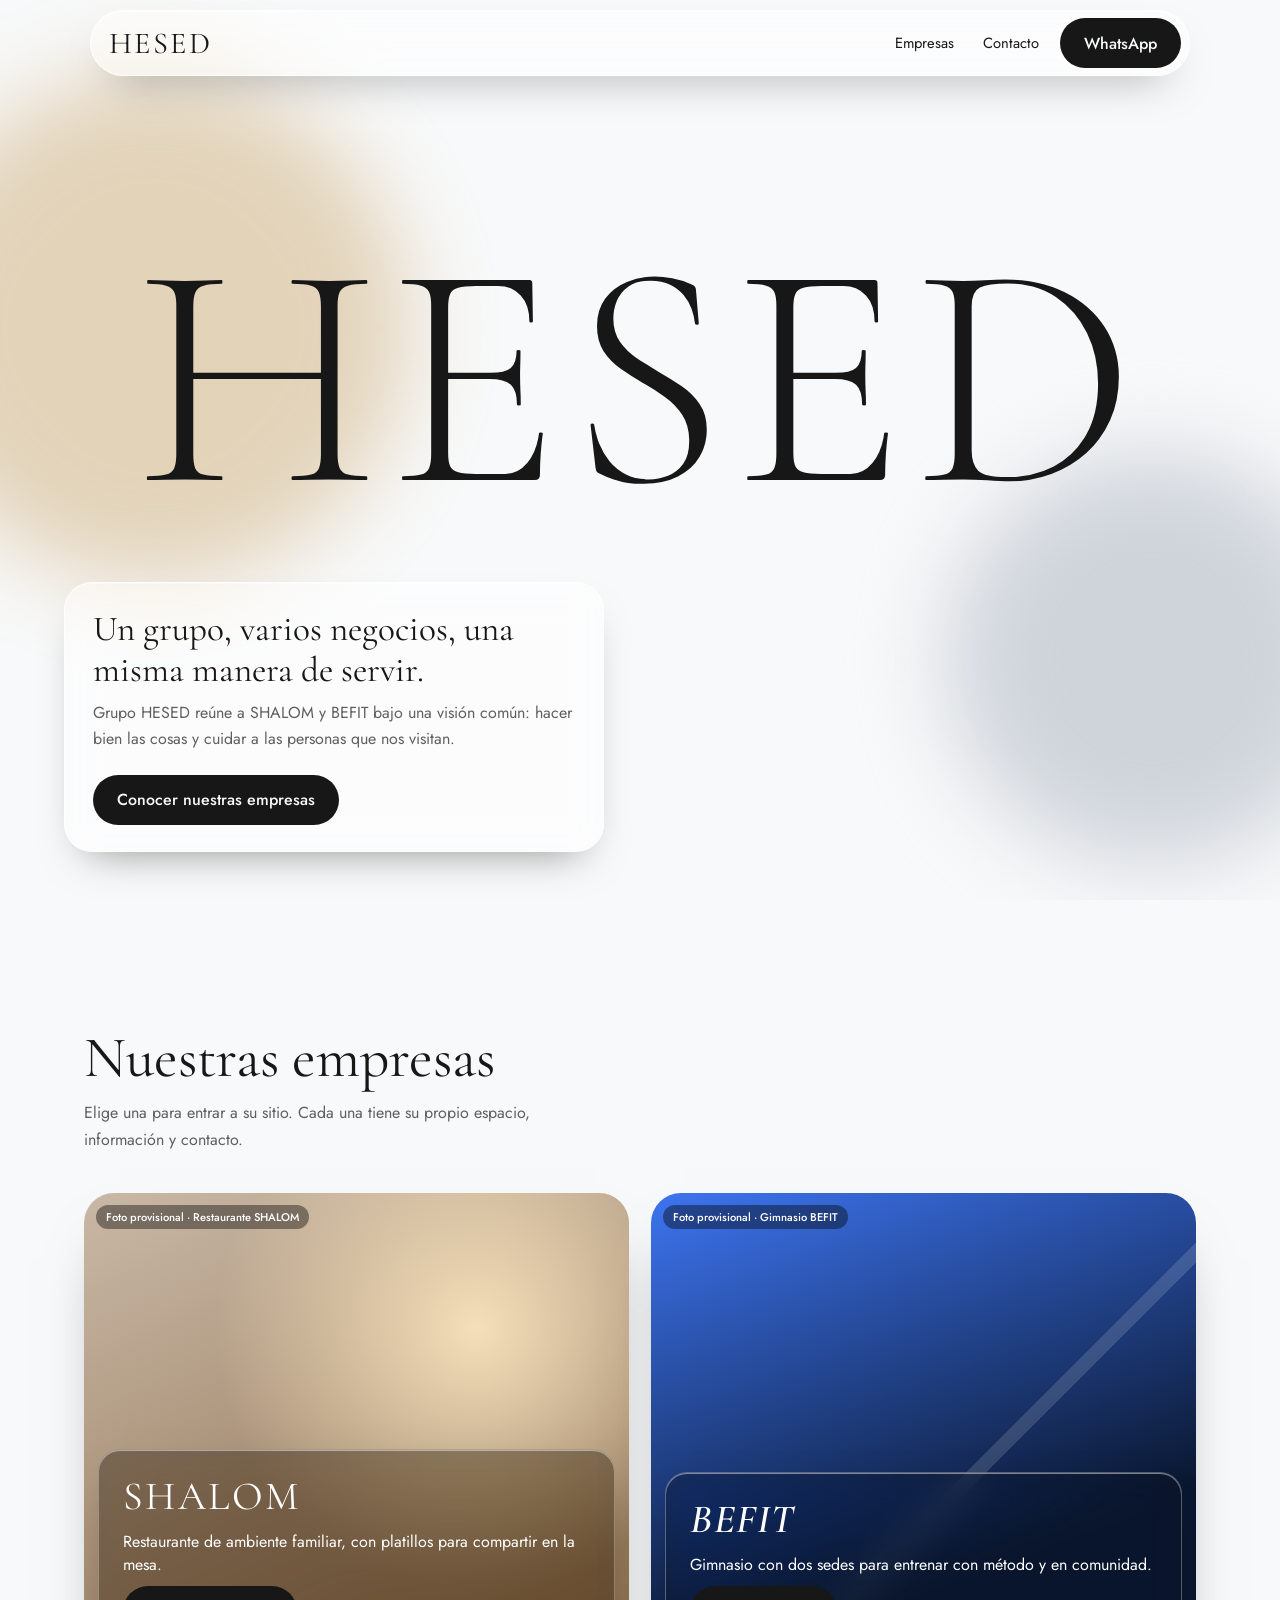
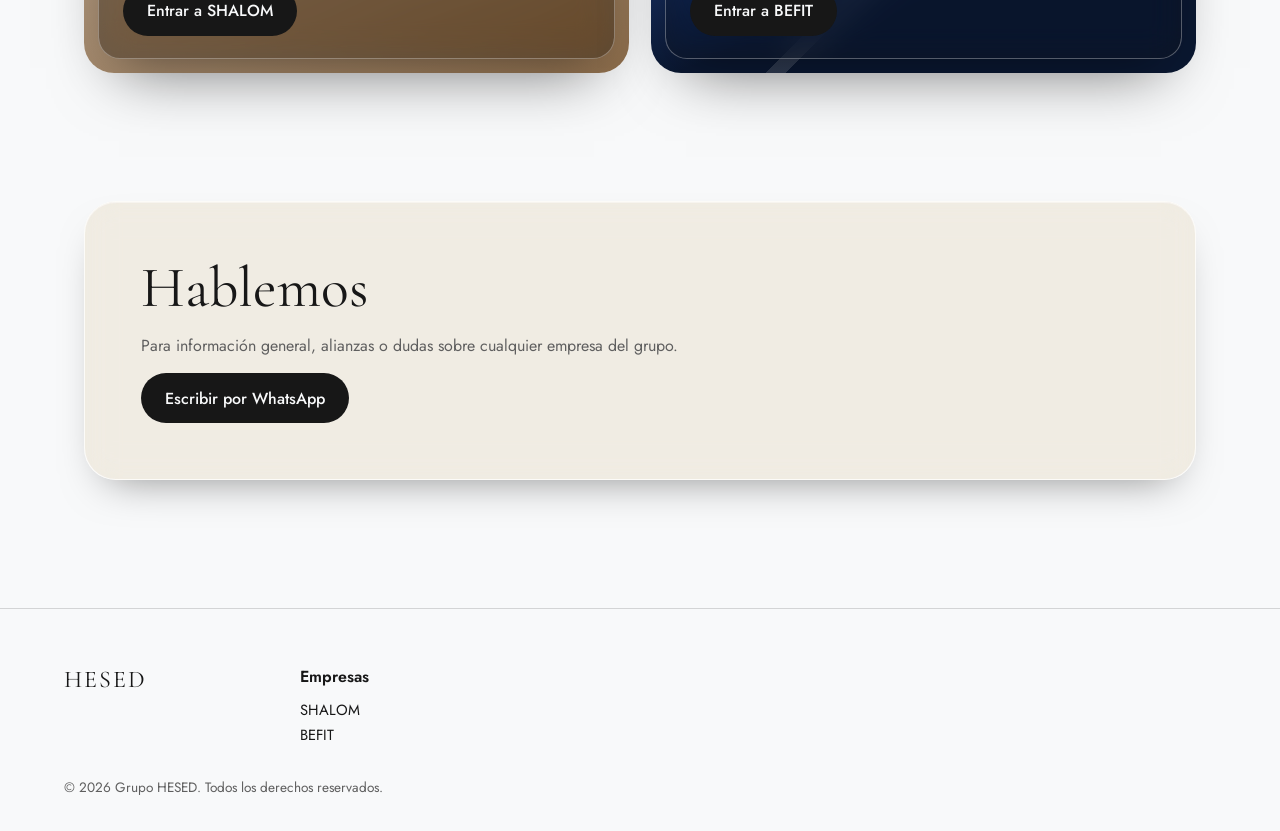
<file: Grupo HESED (1)(1).html>
<!doctype html>
<html lang="es"><head><meta charset="utf-8">
<meta name="viewport" content="width=device-width, initial-scale=1, viewport-fit=cover">
<title>Grupo HESED</title>
<meta name="description" content="Portal de Grupo HESED: conoce SHALOM y BEFIT.">
<link rel="preconnect" href="https://fonts.googleapis.com"><link rel="preconnect" href="https://fonts.gstatic.com" crossorigin>
<link href="https://fonts.googleapis.com/css2?family=Barlow+Condensed:ital,wght@0,600;1,800&family=Barlow:wght@400;500;600&family=Cormorant+Garamond:wght@300;400;500&family=Jost:wght@400;500&family=Montserrat:wght@400;500;600&family=Playfair+Display:ital,wght@0,500;1,500&display=swap" rel="stylesheet">
<style>
*{box-sizing:border-box;margin:0}
html{scroll-behavior:smooth}
body{background:#F8F9FA;-webkit-font-smoothing:antialiased}
[hidden]{display:none!important}
:focus-visible{outline:2px solid var(--ac,#C9A66C);outline-offset:3px}
a,button{font:inherit;color:inherit;cursor:pointer;text-decoration:none}
button{background:none;border:0}
ul{padding:0;list-style:none}
/* ===== Tokens por marca ===== */
.v{min-height:100vh;background:var(--bg);color:var(--ink);font-family:var(--fb);overflow-x:clip}
#v-hesed{--bg:#F8F9FA;--ink:#171717;--ac:#C9A66C;--mu:#5f5f5f;--fd:'Cormorant Garamond',Georgia,serif;--fb:'Jost',system-ui,sans-serif;--gl:rgba(255,255,255,.5);--gb:rgba(255,255,255,.75);--b1:#171717;--b1f:#F8F9FA}
#v-shalom{--bg:#F7F5EF;--ink:#111;--ac:#2E3A33;--sd:#C9B8A6;--mu:#5d584f;--fd:'Playfair Display',Georgia,serif;--fb:'Montserrat',system-ui,sans-serif;--gl:rgba(247,245,239,.62);--gb:rgba(255,255,255,.8);--b1:#2E3A33;--b1f:#F7F5EF}
#v-befit{--bg:#0A1730;--ink:#F2F6FB;--ac:#3D74F0;--ic:#DCEBFF;--mu:#9FB0C6;--fd:'Barlow Condensed',Impact,sans-serif;--fb:'Barlow',system-ui,sans-serif;--gl:rgba(110,155,235,.16);--gb:rgba(190,215,255,.32);--b1:#3D74F0;--b1f:#fff}
/* ===== Vidrio líquido ===== */
.gl{position:relative;background:var(--gl);-webkit-backdrop-filter:blur(16px) saturate(1.5);backdrop-filter:blur(16px) saturate(1.5);border:1px solid var(--gb);box-shadow:inset 0 1px 0 rgba(255,255,255,.45),0 20px 44px -24px rgba(0,0,0,.5);overflow:hidden}
.gl::before{content:"";position:absolute;inset:0;background:linear-gradient(115deg,transparent 30%,rgba(255,255,255,.32) 48%,transparent 66%);transform:translateX(-120%);transition:transform .9s;pointer-events:none}
.gl:hover::before{transform:translateX(120%)}
@supports not ((backdrop-filter:blur(1px)) or (-webkit-backdrop-filter:blur(1px))){.gl{background:var(--bg)}}
/* ===== Botones y enlaces ===== */
.bt{display:inline-flex;align-items:center;justify-content:center;gap:.5em;padding:.85em 1.5em;border-radius:999px;font-weight:500;transition:transform .25s,box-shadow .25s;-webkit-tap-highlight-color:transparent}
.bt:hover{transform:translateY(-2px);box-shadow:0 12px 24px -12px rgba(0,0,0,.5)}
.bt:active{transform:scale(.96)}
.b1{background:var(--b1);color:var(--b1f)}
.b2{color:var(--ink)}
.btns{display:flex;flex-wrap:wrap;gap:12px;margin-top:22px}
.lk{padding:.55em .9em;border-radius:999px;white-space:nowrap;font-size:.92rem;transition:background .2s}
.lk:hover{background:rgba(127,127,127,.2)}
.logo{font-family:var(--fd);font-size:1.5rem;letter-spacing:.08em;white-space:nowrap;display:flex;align-items:center}
.logo img{height:36px;display:block}
.hd{position:fixed;top:0;left:0;right:0;z-index:30;padding:calc(env(safe-area-inset-top,0px) + 10px) 10px 0;display:flex;justify-content:center;pointer-events:none}
.hd>div{pointer-events:auto;width:100%;max-width:1100px;border-radius:999px;display:flex;align-items:center;gap:8px;padding:7px 8px 7px 18px}
.hd nav{flex:1;display:flex;gap:2px;overflow-x:auto;scrollbar-width:none;justify-content:flex-end}
.hd nav::-webkit-scrollbar{display:none}
#v-hesed .hd .logo{font-size:1.9rem}
/* ===== Estructura ===== */
.sc{padding:clamp(72px,10vw,130px) clamp(18px,5vw,64px);max-width:1240px;margin:auto;scroll-margin-top:60px}
h2{font-family:var(--fd);font-weight:400;font-size:clamp(2rem,5vw,3.6rem);line-height:1.05}
h3{font-family:var(--fd);font-weight:400}
.mu{color:var(--mu);line-height:1.65}
.sub{max-width:52ch;margin-top:12px}
.ph{position:relative;background-size:cover;background-position:center;background-image:var(--img,linear-gradient(transparent,transparent)),var(--bgp)}
.ph>i{position:absolute;left:12px;top:12px;font:500 .7rem var(--fb);font-style:normal;padding:4px 10px;border-radius:99px;background:rgba(0,0,0,.4);color:#fff;max-width:calc(100% - 24px)}
.p1{--bgp:radial-gradient(circle at 72% 28%,#f4dfb9,transparent 50%),linear-gradient(155deg,#C9B8A6,#8a6b4a)}
.p2{--bgp:radial-gradient(circle at 30% 70%,#e9a98f,transparent 52%),linear-gradient(155deg,#C9B8A6,#7a4a3a)}
.p3{--bgp:radial-gradient(circle at 70% 30%,#efe6d4,transparent 50%),linear-gradient(155deg,#2E3A33,#111)}
.p4{--bgp:linear-gradient(155deg,#2E3A33,#C9B8A6)}
.q1{--bgp:linear-gradient(135deg,transparent 58%,rgba(255,255,255,.14) 58% 60%,transparent 60%),linear-gradient(160deg,#3D74F0,#0A1730 72%)}
.q2{--bgp:linear-gradient(135deg,transparent 58%,rgba(255,255,255,.14) 58% 60%,transparent 60%),linear-gradient(160deg,#8A98AB,#0f2347 75%)}
.rv{opacity:0;transform:translateY(26px);transition:opacity .8s,transform .8s cubic-bezier(.2,.7,.2,1);transition-delay:calc(var(--d,0)*90ms)}
.rv.in{opacity:1;transform:none}
.hr{opacity:0}
.go .hr{animation:up 1s cubic-bezier(.2,.7,.2,1) both;animation-delay:calc(var(--d,0)*130ms + 250ms)}
@keyframes up{from{opacity:0;transform:translateY(40px);filter:blur(8px)}to{opacity:1;transform:none;filter:none}}
.ft{padding:56px clamp(18px,5vw,64px) calc(32px + env(safe-area-inset-bottom,0px));display:grid;grid-template-columns:repeat(auto-fit,minmax(200px,1fr));gap:28px;border-top:1px solid rgba(127,127,127,.3);font-size:.92rem}
.ft h4{font:600 1rem var(--fb);margin-bottom:10px}
.ft p,.ft li{line-height:1.7}
.ft .cp{grid-column:1/-1;display:flex;justify-content:space-between;gap:12px;flex-wrap:wrap;font-size:.85rem}
.ft a.lk{padding-left:0}
/* ===== HESED ===== */
.hh{position:relative;min-height:100svh;display:flex;flex-direction:column;justify-content:flex-end;padding:120px clamp(18px,5vw,64px) 48px;overflow:hidden;isolation:isolate}
.wmw{position:absolute;left:50%;top:42%;transform:translate(-50%,-50%);z-index:-1}
.wm{font-family:var(--fd);font-weight:300;font-size:clamp(4.4rem,25vw,23rem);line-height:.8;letter-spacing:.03em;white-space:nowrap}
.orb{position:absolute;border-radius:50%;filter:blur(44px);z-index:-2;animation:fl 14s ease-in-out infinite alternate}
.o1{width:40vw;height:40vw;left:-8vw;top:8%;background:#C9A66C;opacity:.45}
.o2{width:32vw;height:32vw;right:-6vw;bottom:4%;background:#cfd4db;animation-delay:-6s}
@keyframes fl{to{transform:translate(4vw,-3vh) scale(1.12)}}

.hc{max-width:540px;padding:26px 28px;border-radius:28px;position:relative}
.ti{font-family:var(--fd);font-size:clamp(1.6rem,3.4vw,2.2rem);line-height:1.15;margin-bottom:10px}
.cards{display:grid;grid-template-columns:repeat(auto-fit,minmax(min(100%,420px),1fr));gap:22px;margin-top:40px}
.cd{position:relative;display:flex;align-items:flex-end;min-height:480px;border-radius:30px;overflow:hidden;padding:14px;color:#fff;transform:perspective(900px) rotateX(var(--rx,0deg)) rotateY(var(--ry,0deg));transition:transform .5s cubic-bezier(.2,.7,.2,1),box-shadow .5s;box-shadow:0 30px 60px -35px rgba(0,0,0,.6)}
.cd:hover{box-shadow:0 40px 70px -30px rgba(0,0,0,.7)}
.cd .ph{position:absolute;inset:0;transition:transform 1.2s cubic-bezier(.2,.7,.2,1),filter .6s}
.cd:hover .ph,.cd.sel .ph{transform:scale(1.08)}
.cd.sel .ph{filter:brightness(1.2)}
.cd::after{content:"";position:absolute;inset:0;background:radial-gradient(420px circle at var(--lx,50%) var(--ly,30%),rgba(255,255,255,.3),transparent 60%);pointer-events:none;opacity:0;transition:opacity .4s}
.cd:hover::after{opacity:1}
.sw{position:absolute;inset:0;background:linear-gradient(105deg,transparent 40%,rgba(120,170,255,.4) 50%,transparent 60%);transform:translateX(-100%);transition:transform .8s}
.c-bf:hover .sw{transform:translateX(100%)}
.cd .gl{width:100%;padding:22px 24px;border-radius:22px;display:grid;gap:10px;color:#fff;--gl:rgba(20,20,20,.38);--gb:rgba(255,255,255,.3);justify-items:start}
.cd h3{font-size:2.5rem;letter-spacing:.06em}
.c-bf h3{font-style:italic;font-weight:600;letter-spacing:.04em}
.ct{padding:clamp(28px,5vw,56px);border-radius:32px;display:grid;gap:14px;justify-items:start;--gl:rgba(201,166,108,.16)}
/* ===== SHALOM ===== */
.sh{min-height:100svh;display:grid;grid-template-columns:1.1fr .9fr;align-items:center;gap:clamp(24px,5vw,70px);padding:120px clamp(18px,5vw,64px) 60px;max-width:1300px;margin:auto}
.sh h1{font-family:var(--fd);font-style:italic;font-weight:500;font-size:clamp(3rem,8vw,6.4rem);line-height:.98}
.sh p{max-width:44ch;margin-top:20px;font-size:1.05rem}
.arch{border-radius:999px 999px 26px 26px;overflow:hidden;aspect-ratio:3/4;max-height:78vh;width:100%;box-shadow:0 40px 70px -40px rgba(17,17,17,.6)}
.arch .ph{height:100%}
.tabs{display:flex;gap:8px;flex-wrap:wrap;margin:28px 0}
.tab{padding:.5em 1.2em;border-radius:99px;border:1px solid rgba(17,17,17,.28);transition:background .25s,color .25s}
.tab[aria-pressed=true]{background:var(--ac);color:#F7F5EF;border-color:var(--ac)}
.mg{display:grid;grid-template-columns:repeat(auto-fill,minmax(250px,1fr));gap:26px}
.im{overflow:hidden;border-radius:20px;aspect-ratio:4/3;margin-bottom:14px}
.im .ph,.gg .ph{height:100%;transition:transform .9s cubic-bezier(.2,.7,.2,1)}
.mi:hover .ph{transform:scale(1.07)}
.mt{display:flex;justify-content:space-between;gap:10px;align-items:baseline}
.mt h3{font-size:1.35rem}
.mt span{font-size:.85rem;color:var(--mu);white-space:nowrap}
.mi p{margin-top:6px;font-size:.93rem}
.mi small{color:var(--ac);font-weight:600;display:block;margin-top:8px}
.gg{display:grid;grid-template-columns:repeat(3,1fr);grid-auto-rows:250px;gap:14px;margin-top:34px}
.gg button{overflow:hidden;border-radius:18px;padding:0;text-align:left}
.gg button:first-child{grid-row:span 2}
.gg button:hover .ph{transform:scale(1.08)}
.band{background:var(--ac);color:#F7F5EF;--mu:rgba(247,245,239,.8);--b1:#F7F5EF;--b1f:#2E3A33;--gl:rgba(247,245,239,.1);--gb:rgba(247,245,239,.3)}
.rg{display:grid;grid-template-columns:repeat(auto-fit,minmax(min(100%,340px),1fr));gap:20px;margin-top:34px}
.rg .gl{padding:30px;border-radius:26px;display:grid;gap:12px;justify-items:start}
.rg h3{font-size:1.8rem}
#lb{position:fixed;inset:0;z-index:70;background:rgba(10,12,10,.88);display:grid;place-items:center;opacity:0;transition:opacity .3s}
#lb.open{opacity:1}
.lbw{display:flex;align-items:center;gap:10px;width:min(1000px,94vw);transform:scale(.92);transition:transform .45s cubic-bezier(.2,.7,.2,1)}
#lb.open .lbw{transform:none}
#lbimg{flex:1;aspect-ratio:4/3;max-height:74vh;border-radius:18px;overflow:hidden}
#lbimg .ph{height:100%}
.lbn{width:46px;height:46px;border-radius:50%;color:#fff;font-size:1.6rem;flex:none;background:rgba(255,255,255,.14)}
.lbn:hover{background:rgba(255,255,255,.28)}
#lbt{position:absolute;bottom:4vh;left:0;right:0;text-align:center;color:#fff;font-size:.95rem;padding:0 16px}
.lbx{position:absolute;top:calc(env(safe-area-inset-top,0px) + 14px);right:16px}
/* ===== BEFIT ===== */
#v-befit h1,#v-befit h2,#v-befit h3{font-style:italic;font-weight:600;text-transform:uppercase;letter-spacing:.01em}
.bh{position:relative;min-height:100svh;display:flex;flex-direction:column;justify-content:flex-end;padding:130px clamp(18px,5vw,64px) 70px;overflow:hidden;isolation:isolate}
.slab{position:absolute;right:0;top:0;width:58%;height:100%;clip-path:polygon(28% 0,100% 0,100% 100%,0 100%);z-index:-1;opacity:.95}
.slab .ph{height:100%}
.bh h1{font-size:clamp(3.6rem,13.5vw,10.5rem);line-height:.86;max-width:9ch;font-weight:800}
.bh p{max-width:36ch;margin-top:20px;font-size:1.1rem;color:var(--ic)}
.sd,.pl{display:grid;grid-template-columns:repeat(auto-fit,minmax(min(100%,420px),1fr));gap:20px;margin-top:36px}
.pl{grid-template-columns:repeat(auto-fit,minmax(min(100%,270px),1fr))}
.sx{border-radius:4px;clip-path:polygon(0 0,calc(100% - 30px) 0,100% 30px,100% 100%,0 100%);transition:transform .4s}
.sx:hover{transform:translateY(-6px)}
.sx .ph{aspect-ratio:16/8}
.sx>div:last-child{padding:22px 24px 26px;display:grid;gap:10px;justify-items:start}
.sx dl{display:grid;grid-template-columns:auto 1fr;gap:6px 14px;font-size:.93rem}
.sx dt{color:var(--mu)}
.sx dd{margin:0}
.tag{color:var(--ac);font-weight:600;font-size:.9rem}
.pn{padding:28px;border-radius:4px;display:grid;gap:12px;align-content:start;justify-items:start}
.pn .pr{font-family:var(--fd);font-size:2.3rem;font-weight:800;font-style:italic}
.pn li{padding:6px 0;border-bottom:1px solid var(--gb);width:100%}
table{width:100%;border-collapse:collapse;margin-top:10px}
th,td{padding:10px 0;border-bottom:1px solid var(--gb);text-align:left;font-weight:400}
th{color:var(--mu)}
.hg{display:grid;grid-template-columns:repeat(auto-fit,minmax(min(100%,380px),1fr));gap:20px;margin-top:34px}
.hg .gl{padding:26px;border-radius:4px}
/* ===== Globales ===== */
#bar{position:fixed;top:0;left:0;height:3px;width:100%;transform:scaleX(0);transform-origin:0;background:var(--pc,#C9A66C);z-index:60}
body[data-v=shalom]{--pc:#2E3A33}body[data-v=befit]{--pc:#3D74F0}
#curtain{position:fixed;inset:0;z-index:80;display:none;place-items:center;color:#fff;font-size:clamp(2.6rem,10vw,6.5rem);letter-spacing:.08em}
#toast{position:fixed;left:50%;bottom:calc(env(safe-area-inset-bottom,0px) + 22px);transform:translate(-50%,30px);opacity:0;pointer-events:none;z-index:90;max-width:min(92vw,460px);padding:14px 20px;border-radius:18px;background:#171717;color:#fff;font:500 .92rem/1.45 system-ui,sans-serif;transition:.35s}
#toast.on{opacity:1;transform:translate(-50%,0)}
@media(max-width:820px){.sh{grid-template-columns:1fr;padding-top:110px}.arch{max-height:60vh;aspect-ratio:4/5}.gg{grid-template-columns:1fr 1fr;grid-auto-rows:180px}.gg button:first-child{grid-column:span 2;grid-row:span 1}.slab{width:100%;opacity:.35}.lbn{position:absolute;bottom:10vh;z-index:2}.lbn[data-lb="-1"]{left:16px}.lbn[data-lb="1"]{right:16px}.hd .bt{padding:.6em 1em;font-size:.85rem}.cd{min-height:420px}}
@media(prefers-reduced-motion:reduce){*,*::before,*::after{animation:none!important;transition:none!important;scroll-behavior:auto!important}.rv,.hr{opacity:1;transform:none}}
</style></head>
<body data-v="hesed">
<div id="bar"></div><div id="curtain" aria-hidden="true"></div><div id="toast" role="status" aria-live="polite"></div>
<main>

<!-- ===================== HESED ===================== -->
<section class="v" id="v-hesed" hidden>
<header class="hd"><div class="gl">
<a class="logo" data-l="hesed" href="#hesed" aria-label="Grupo HESED, inicio"></a>
<nav aria-label="Principal HESED"><button class="lk" data-sc="#h-emp">Empresas</button><button class="lk" data-sc="#h-con">Contacto</button></nav>
<button class="bt b1" data-wa="hesed|Hola, me gustaría recibir información de Grupo HESED.">WhatsApp</button>
</div></header>
<div class="hh" id="hh">
<i class="orb o1"></i><i class="orb o2"></i>
<div class="wmw"><h1 class="wm hr">HESED</h1></div>

<div class="hc gl hr" style="--d:3">
<p class="ti">Un grupo, varios negocios, una misma manera de servir.</p>
<p class="mu">Grupo HESED reúne a SHALOM y BEFIT bajo una visión común: hacer bien las cosas y cuidar a las personas que nos visitan.</p>
<div class="btns"><button class="bt b1" data-sc="#h-emp">Conocer nuestras empresas</button></div>
</div></div>
<div class="sc" id="h-emp">
<h2 class="rv">Nuestras empresas</h2>
<p class="mu sub rv" style="--d:1">Elige una para entrar a su sitio. Cada una tiene su propio espacio, información y contacto.</p>
<div class="cards">
<div class="rv"><a class="cd tilt c-sh" href="#shalom" data-go aria-label="Entrar a SHALOM">
<div class="ph p1" data-t="Restaurante SHALOM" data-img=""></div>
<span class="gl"><h3>SHALOM</h3><span>Restaurante de ambiente familiar, con platillos para compartir en la mesa.</span><span class="bt b1">Entrar a SHALOM</span></span></a></div>
<div class="rv" style="--d:2"><a class="cd tilt c-bf" href="#befit" data-go aria-label="Entrar a BEFIT">
<div class="ph q1" data-t="Gimnasio BEFIT" data-img=""></div><i class="sw"></i>
<span class="gl"><h3>BEFIT</h3><span>Gimnasio con dos sedes para entrenar con método y en comunidad.</span><span class="bt b1">Entrar a BEFIT</span></span></a></div>
</div></div>
<div class="sc" id="h-con" style="padding-top:0">
<div class="gl ct rv"><h2>Hablemos</h2><p class="mu">Para información general, alianzas o dudas sobre cualquier empresa del grupo.</p>
<button class="bt b1" data-wa="hesed|Hola, me gustaría recibir información de Grupo HESED.">Escribir por WhatsApp</button></div></div>
<footer class="ft"><div><div class="logo" data-l="hesed"></div></div><div><h4>Empresas</h4><ul><li><a class="lk" href="#shalom" data-go>SHALOM</a></li><li><a class="lk" href="#befit" data-go>BEFIT</a></li></ul></div>
<p class="cp mu">© 2026 Grupo HESED. Todos los derechos reservados.</p></footer>
</section>

<!-- ===================== SHALOM ===================== -->
<section class="v" id="v-shalom" hidden>
<header class="hd"><div class="gl">
<a class="logo" data-l="shalom" href="#shalom" aria-label="Shalom, inicio"></a>
<nav aria-label="Principal Shalom"><button class="lk" data-sc="#v-shalom">Inicio</button><button class="lk" data-sc="#s-menu">Menú</button><button class="lk" data-sc="#s-gal">Galería</button><button class="lk" data-sc="#s-res">Reservaciones</button><a class="lk" href="#hesed" data-go aria-label="Volver al portal de Grupo HESED">‹ Portal</a></nav>
<button class="bt b1" data-wa="shalom|Hola, me gustaría información de Shalom.">WhatsApp</button>
</div></header>
<div class="sh">
<div><h1 class="hr">Disfruta en familia.</h1>
<p class="mu hr" style="--d:2">Platillos preparados al momento y una mesa lista para ti, para quedarte un rato más.</p>
<div class="btns hr" style="--d:3"><button class="bt b1" data-sc="#s-menu">Explorar menú</button>
<button class="bt b2 gl" data-wa="shalom|Hola, quiero reservar una mesa en Shalom.&#10;Fecha:&#10;Hora:&#10;Personas:">Reservar mesa</button></div></div>
<div class="arch hr" style="--d:2"><div class="ph p1" data-t="Platillo principal" data-img=""></div></div>
</div>
<div class="sc" id="s-menu"><h2 class="rv">Lo que sale de nuestra cocina</h2>
<p class="mu sub rv" style="--d:1">Contenido provisional: las descripciones y los precios se actualizan con la información oficial.</p>
<div class="tabs" id="tabs" role="group" aria-label="Categorías del menú"></div><div class="mg" id="mg"></div></div>
<div class="sc" id="s-gal" style="padding-top:0"><h2 class="rv">Un vistazo a Shalom</h2><div class="gg" id="gg"></div></div>
<div class="band"><div class="sc" id="s-res"><h2 class="rv">Reserva o pide con un mensaje</h2>
<p class="mu sub rv" style="--d:1">Sin registros ni formularios: te llevamos a WhatsApp con el mensaje ya escrito.</p>
<div class="rg"><div class="gl rv"><h3>Reservar mesa</h3><p class="mu">Indica fecha, hora y número de personas.</p><button class="bt b1" data-wa="shalom|Hola, quiero reservar una mesa en Shalom.&#10;Fecha:&#10;Hora:&#10;Personas:">Reservar por WhatsApp</button></div>
<div class="gl rv" style="--d:1"><h3>Pedir a domicilio</h3><p class="mu">Cuéntanos qué se te antoja y tu dirección.</p><button class="bt b1" data-wa="shalom|Hola, quiero hacer un pedido a domicilio en Shalom.">Pedir por WhatsApp</button></div></div></div></div>
<footer class="ft" id="s-ft"></footer>
</section>

<!-- ===================== BEFIT ===================== -->
<section class="v" id="v-befit" hidden>
<header class="hd"><div class="gl">
<a class="logo" data-l="befit" href="#befit" aria-label="BEFIT, inicio"></a>
<nav aria-label="Principal BEFIT"><button class="lk" data-sc="#v-befit">Inicio</button><button class="lk" data-sc="#b-sed">Sedes</button><button class="lk" data-sc="#b-pla">Planes</button><button class="lk" data-sc="#b-hor">Horarios</button><button class="lk" data-sc="#b-con">Contacto</button><a class="lk" href="#hesed" data-go aria-label="Volver al portal de Grupo HESED">‹ Portal</a></nav>
<button class="bt b1" data-wa="befit|Hola, quiero inscribirme en BEFIT.">Inscríbete</button>
</div></header>
<div class="bh"><div class="slab hr" style="--d:1"><div class="ph q2" data-t="Entrenamiento" data-img=""></div></div>
<h1 class="hr">Entrena con método.</h1>
<p class="hr" style="--d:2">Dos sedes para entrenar cerca de ti, con planes pensados para cada ritmo.</p>
<div class="btns hr" style="--d:3"><button class="bt b1" data-sc="#b-sed">Conocer las sedes</button><button class="bt b2 gl" data-wa="befit|Hola, quiero información sobre BEFIT.">Escribir por WhatsApp</button></div></div>
<div class="sc" id="b-sed"><h2 class="rv">Elige tu sede</h2><div class="sd" id="sd"></div></div>
<div class="sc" id="b-pla" style="padding-top:0"><h2 class="rv">Planes de membresía</h2><p class="mu sub rv" style="--d:1">Contenido provisional: nombres, precios y beneficios se actualizan con la información oficial.</p><div class="pl" id="pl"></div></div>
<div class="sc" id="b-hor" style="padding-top:0"><h2 class="rv">Horarios</h2><div class="hg" id="hg"></div></div>
<div class="sc" id="b-con" style="padding-top:0"><div class="gl ct rv" style="border-radius:4px"><h2>Resuelve tus dudas e inscríbete</h2><p class="mu">Escríbenos y te respondemos por WhatsApp.</p>
<div class="btns" style="margin:0"><button class="bt b1" data-wa="befit|Hola, quiero información sobre los planes de BEFIT.">Pedir información</button><button class="bt b2 gl" data-wa="befit|Hola, quiero inscribirme en BEFIT.">Inscribirme</button></div></div></div>
<footer class="ft" id="b-ft"></footer>
</section>
</main>

<div id="lb" hidden role="dialog" aria-modal="true" aria-label="Galería de Shalom">
<button class="lbn lbx" data-lb="x" aria-label="Cerrar galería">×</button>
<div class="lbw"><button class="lbn" data-lb="-1" aria-label="Foto anterior">‹</button><div id="lbimg"></div><button class="lbn" data-lb="1" aria-label="Foto siguiente">›</button></div><p id="lbt"></p></div>

<script>
/* ============ CONFIGURACIÓN (edita solo esta sección) ============ */
// Número de WhatsApp por marca, con lada y sin "+" ni espacios. Ej.: "523411234567". Vacío = aviso en pantalla.
const WA={hesed:"",shalom:"",befit:""};
// Logotipos originales: ruta o data URI de la imagen. Vacío = nombre en texto provisional.
const LOGO={hesed:"",shalom:"",befit:"",forum:""};
// Redes sociales: [{n:"Instagram",u:"https://..."}]
const REDES={shalom:[],befit:[]};
// Fotos: pon la ruta en img (o en data-img de las secciones estáticas del HTML).
const SHALOM={horario:"",ubicacion:"",
 menu:[
  {n:"French toast con fresa y plátano",c:"Dulce",d:"Descripción provisional por confirmar.",p:"",img:""},
  {n:"Chilaquiles rojos con carne y frijoles",c:"Salado",d:"Descripción provisional por confirmar.",p:"",img:""},
  {n:"Platillo por definir",c:"Salado",d:"Descripción provisional por confirmar.",p:"",img:""},
  {n:"Bebida por definir",c:"Bebidas",d:"Descripción provisional por confirmar.",p:"",img:""}],
 galeria:[{t:"French toast con fresa y plátano",img:""},{t:"Chilaquiles rojos con carne y frijoles",img:""},{t:"Fachada de Shalom",img:""}]};
const HOR=()=>[["Lunes a viernes",""],["Sábado",""],["Domingo",""]];
const BEFIT={
 sedes:[{n:"BEFIT",k:"befit",rol:"Primera sede",desc:"Descripción de la sede por confirmar.",ub:"",tel:"",hor:HOR(),img:""},
        {n:"BEFIT FORUM",k:"forum",rol:"Segunda sede",desc:"Descripción de la sede por confirmar.",ub:"",tel:"",hor:HOR(),img:""}],
 planes:[{n:"Plan por definir",p:"",d:"",b:[]},{n:"Plan por definir",p:"",d:"",b:[]},{n:"Plan por definir",p:"",d:"",b:[]}]};
/* ================================================================== */
const PEND="Por confirmar",$=(s,r=document)=>r.querySelector(s),$$=(s,r=document)=>[...r.querySelectorAll(s)];
const NAMES={hesed:"HESED",shalom:"SHALOM",befit:"BEFIT"},LTXT={hesed:"HESED",shalom:"Shalom",befit:"BEFIT",forum:"BEFIT FORUM"};
const META={hesed:["Grupo HESED","Portal de Grupo HESED: conoce SHALOM y BEFIT."],shalom:["SHALOM · Restaurante","Menú, galería, reservaciones y pedidos por WhatsApp de SHALOM."],befit:["BEFIT · Gimnasio","Sedes, planes, horarios e inscripción de BEFIT."]};
const COL={hesed:"#171717",shalom:"#2E3A33",befit:"#0A1730"},CTX={hesed:"#C9A66C",shalom:"#F7F5EF",befit:"#DCEBFF"};
const FONT={hesed:"'Cormorant Garamond',serif",shalom:"'Playfair Display',serif",befit:"'Barlow Condensed',sans-serif"};
const reduced=matchMedia("(prefers-reduced-motion:reduce)").matches;
const ph=(t,img,c)=>`<div class="ph ${c}" data-t="${t}" data-img="${img||""}"></div>`;
const redes=k=>REDES[k].length?`<ul>${REDES[k].map(r=>`<li><a class="lk" href="${r.u}" target="_blank" rel="noopener">${r.n}</a></li>`).join("")}</ul>`:`<p class="mu">Redes sociales: ${PEND.toLowerCase()}</p>`;
const waBtn=(k,m,t)=>`<button class="bt b1" data-wa="${k}|${m}">${t}</button>`;

/* ---------- Render de contenido ---------- */
const cats=["Todo",...new Set(SHALOM.menu.map(m=>m.c))];
$("#tabs").innerHTML=cats.map((c,i)=>`<button class="tab" aria-pressed="${i==0}" data-cat="${c}">${c}</button>`).join("");
$("#mg").innerHTML=SHALOM.menu.map((m,i)=>`<article class="mi rv" data-c="${m.c}" style="--d:${i%4}"><div class="im">${ph(m.n,m.img,"p"+(i%4+1))}</div><div class="mt"><h3>${m.n}</h3><span>${m.p||"Precio por confirmar"}</span></div><p class="mu">${m.d}</p><small>${m.c}</small></article>`).join("");
$("#gg").innerHTML=SHALOM.galeria.map((g,i)=>`<button class="rv" style="--d:${i}" data-gi="${i}" aria-label="Abrir foto: ${g.t}">${ph(g.t,g.img,"p"+(i%4+1))}</button>`).join("");
$("#s-ft").innerHTML=`<div><div class="logo" data-l="shalom"></div><p class="mu" style="margin-top:10px">Restaurante de ambiente familiar.</p></div>
<div><h4>Horarios</h4><p class="mu">${SHALOM.horario||PEND}</p></div><div><h4>Ubicación</h4><p class="mu">${SHALOM.ubicacion||PEND}</p></div>
<div><h4>Contacto</h4>${waBtn("shalom","Hola, me gustaría información de Shalom.","WhatsApp")}<div style="margin-top:10px">${redes("shalom")}</div></div>
<p class="cp mu"><span>© 2026 Shalom. Todos los derechos reservados.</span><a class="lk" href="#hesed" data-go>‹ Volver al portal de Grupo HESED</a></p>`;
$("#sd").innerHTML=BEFIT.sedes.map((s,i)=>`<article class="sx gl rv" style="--d:${i}">${ph(s.n,s.img,"q"+(i+1))}<div><div class="logo" data-l="${s.k}"></div><span class="tag">${s.rol}</span><p class="mu">${s.desc}</p>
<dl><dt>Ubicación</dt><dd>${s.ub||PEND}</dd><dt>Teléfono</dt><dd>${s.tel||PEND}</dd></dl>${waBtn("befit","Hola, quiero información de la sede "+s.n+".","Preguntar por esta sede")}</div></article>`).join("");
$("#pl").innerHTML=BEFIT.planes.map((p,i)=>`<article class="pn gl rv" style="--d:${i}"><h3>${p.n}</h3><span class="pr">${p.p||"Precio por confirmar"}</span><span class="mu">${p.d||"Duración por confirmar"}</span>
<ul style="width:100%">${(p.b.length?p.b:["Beneficios por confirmar"]).map(b=>`<li>${b}</li>`).join("")}</ul>${waBtn("befit","Hola, quiero información del plan: "+p.n+".","Pedir información")}</article>`).join("");
$("#hg").innerHTML=BEFIT.sedes.map((s,i)=>`<div class="gl rv" style="--d:${i}"><h3>${s.n}</h3><table>${s.hor.map(r=>`<tr><th scope="row">${r[0]}</th><td>${r[1]||PEND}</td></tr>`).join("")}</table></div>`).join("");
$("#b-ft").innerHTML=`<div><div class="logo" data-l="befit"></div></div><div><h4>Sedes</h4><ul>${BEFIT.sedes.map(s=>`<li>${s.n}</li>`).join("")}</ul></div>
<div><h4>Contacto</h4>${waBtn("befit","Hola, quiero información sobre BEFIT.","WhatsApp")}</div><div><h4>Horarios</h4><button class="lk" data-sc="#b-hor">Ver horarios</button><div>${redes("befit")}</div></div>
<p class="cp mu"><span>© 2026 BEFIT. Todos los derechos reservados.</span><a class="lk" href="#hesed" data-go>‹ Volver al portal de Grupo HESED</a></p>`;
$$(".logo").forEach(el=>{const k=el.dataset.l;el.innerHTML=LOGO[k]?`<img src="${LOGO[k]}" alt="${LTXT[k]}">`:`<span>${LTXT[k]}</span>`});
function fixPh(root=document){$$(".ph:not([role])",root).forEach(e=>{const t=e.dataset.t,i=e.dataset.img;e.setAttribute("role","img");e.setAttribute("aria-label",t);if(i)e.style.setProperty("--img",`url("${i}")`);else e.insertAdjacentHTML("beforeend",`<i>Foto provisional · ${t}</i>`)})}
fixPh();

/* ---------- Revelado al hacer scroll ---------- */
const io=new IntersectionObserver(es=>es.forEach(e=>{if(e.isIntersecting){e.target.classList.add("in");io.unobserve(e.target)}}),{threshold:.12});
$$(".rv").forEach(el=>io.observe(el));

/* ---------- Navegación entre experiencias ---------- */
let cur=null,busy=false,b,pt=[innerWidth/2,innerHeight/2],selEl=null;
const cv=$("#curtain");
function swap(n){
 const v=$("#v-"+n);$$(".v").forEach(x=>{x.hidden=x!==v;x.classList.remove("go")});
 cur=n;document.body.dataset.v=n;scrollTo(0,0);void v.offsetWidth;v.classList.add("go");
 document.title=META[n][0];$('meta[name=description]').content=META[n][1];

}
function show(n,first){
 if(n===cur||busy)return;
 if(first||reduced){swap(n);return}
 busy=true;cv.style.cssText=`display:grid;background:${COL[n]};color:${CTX[n]};font-family:${FONT[n]}`;cv.innerHTML=`<b style="font-weight:500">${NAMES[n]}</b>`;
 const o=`${pt[0]}px ${pt[1]}px`,
 a=cv.animate([{clipPath:`circle(0 at ${o})`},{clipPath:`circle(150vmax at ${o})`}],{duration:700,easing:"cubic-bezier(.7,0,.2,1)",fill:"forwards"});
 a.onfinish=()=>{swap(n);b=cv.animate([{opacity:1},{opacity:0}],{duration:600,delay:250,fill:"forwards"});b.onfinish=()=>{cv.style.display="none";a.cancel();b.cancel();busy=false;selEl&&selEl.classList.remove("sel");route()}};
}
function route(){const h=location.hash.slice(1);show(NAMES[h]?h:"hesed",cur===null)}
addEventListener("hashchange",route);

/* ---------- Eventos globales ---------- */
function toast(m){const t=$("#toast");t.textContent=m;t.classList.add("on");clearTimeout(t._t);t._t=setTimeout(()=>t.classList.remove("on"),5200)}
function openWA(spec){const i=spec.indexOf("|"),k=spec.slice(0,i),m=spec.slice(i+1);
 if(!WA[k]){toast("Falta configurar el número de WhatsApp de "+NAMES[k]+". Edita la variable WA al inicio del código.");return}
 window.open("https://wa.me/"+WA[k]+"?text="+encodeURIComponent(m),"_blank","noopener")}
let li=0,lastF=null;const lb=$("#lb");
function lbShow(){const g=SHALOM.galeria[li];$("#lbimg").innerHTML=ph(g.t,g.img,"p"+(li%4+1));fixPh($("#lbimg"));$("#lbt").textContent=g.t}
function lbOpen(i){lastF=document.activeElement;li=i;lbShow();lb.hidden=false;document.body.style.overflow="hidden";requestAnimationFrame(()=>{lb.classList.add("open");$('[data-lb="x"]').focus()})}
function lbClose(){lb.classList.remove("open");document.body.style.overflow="";setTimeout(()=>{lb.hidden=true},300);lastF&&lastF.focus()}
function lbStep(d){const n=SHALOM.galeria.length;li=(li+d+n)%n;lbShow()}
document.addEventListener("click",e=>{
 const g=e.target.closest("[data-go]");
 if(g){pt=e.detail===0?[innerWidth/2,innerHeight/2]:[e.clientX,e.clientY];selEl=g.closest(".cd");selEl&&selEl.classList.add("sel");return}
 const w=e.target.closest("[data-wa]");if(w)return openWA(w.dataset.wa);
 const s=e.target.closest("[data-sc]");if(s){const t=$(s.dataset.sc);t&&t.scrollIntoView({behavior:reduced?"auto":"smooth",block:"start"});return}
 const c=e.target.closest("[data-cat]");
 if(c){$$(".tab").forEach(t=>t.setAttribute("aria-pressed",t===c));$$(".mi").forEach(m=>m.hidden=c.dataset.cat!=="Todo"&&m.dataset.c!==c.dataset.cat);return}
 const gi=e.target.closest("[data-gi]");if(gi)return lbOpen(+gi.dataset.gi);
 const l=e.target.closest("[data-lb]");if(l){l.dataset.lb==="x"?lbClose():lbStep(+l.dataset.lb)}
 if(e.target===lb)lbClose();
});
addEventListener("keydown",e=>{if(lb.hidden)return;if(e.key==="Escape")lbClose();if(e.key==="ArrowRight")lbStep(1);if(e.key==="ArrowLeft")lbStep(-1);
 if(e.key==="Tab"){const f=$$("button",lb),a=document.activeElement;if(e.shiftKey&&a===f[0]){e.preventDefault();f[f.length-1].focus()}else if(!e.shiftKey&&a===f[f.length-1]){e.preventDefault();f[0].focus()}}});

/* ---------- Movimiento: tarjetas y progreso ---------- */
$$(".tilt").forEach(c=>{
 c.addEventListener("pointermove",e=>{if(e.pointerType!=="mouse")return;const r=c.getBoundingClientRect(),x=(e.clientX-r.left)/r.width,y=(e.clientY-r.top)/r.height;
  c.style.setProperty("--ry",(x-.5)*8+"deg");c.style.setProperty("--rx",(.5-y)*8+"deg");c.style.setProperty("--lx",x*100+"%");c.style.setProperty("--ly",y*100+"%")});
 c.addEventListener("pointerleave",()=>{c.style.removeProperty("--rx");c.style.removeProperty("--ry")})});
const bar=$("#bar");
addEventListener("scroll",()=>{const h=document.documentElement;bar.style.transform=`scaleX(${scrollY/Math.max(1,h.scrollHeight-innerHeight)})`},{passive:true});
route();
</script>
</body></html>
</file>
